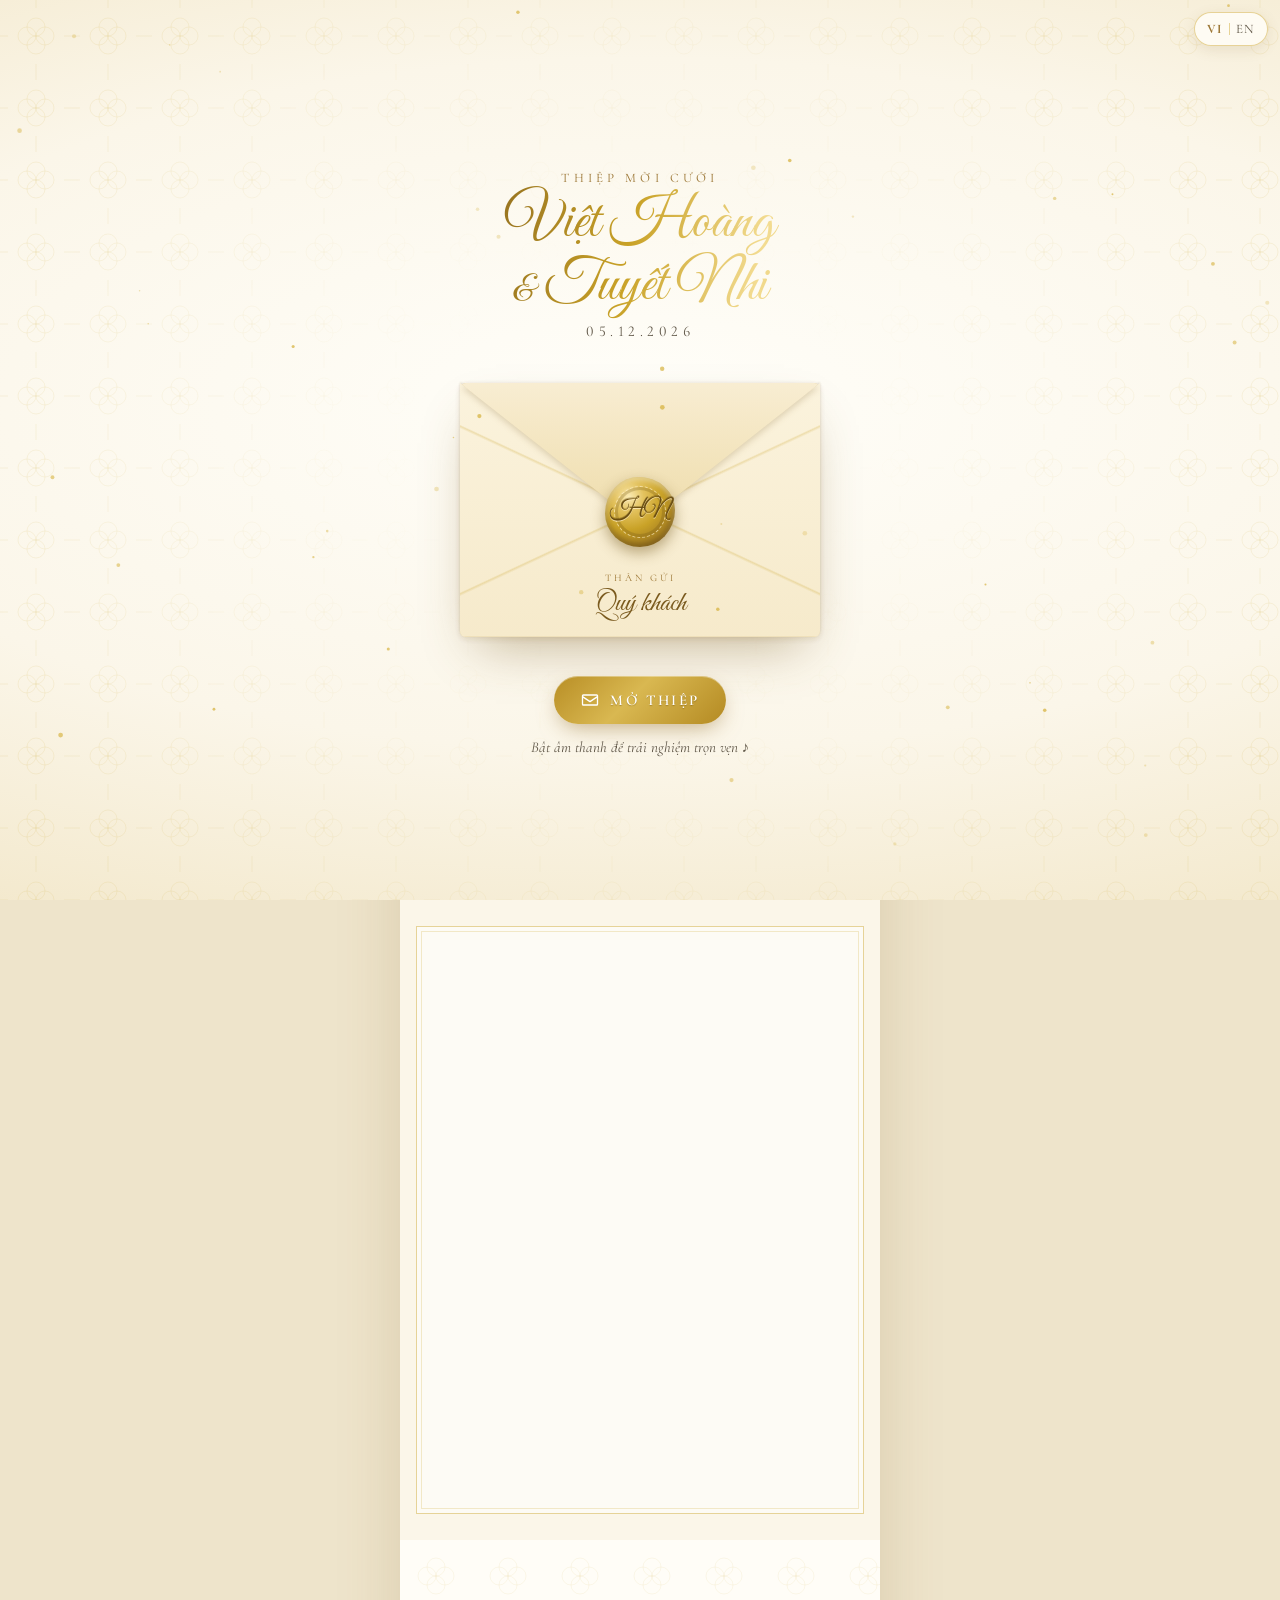
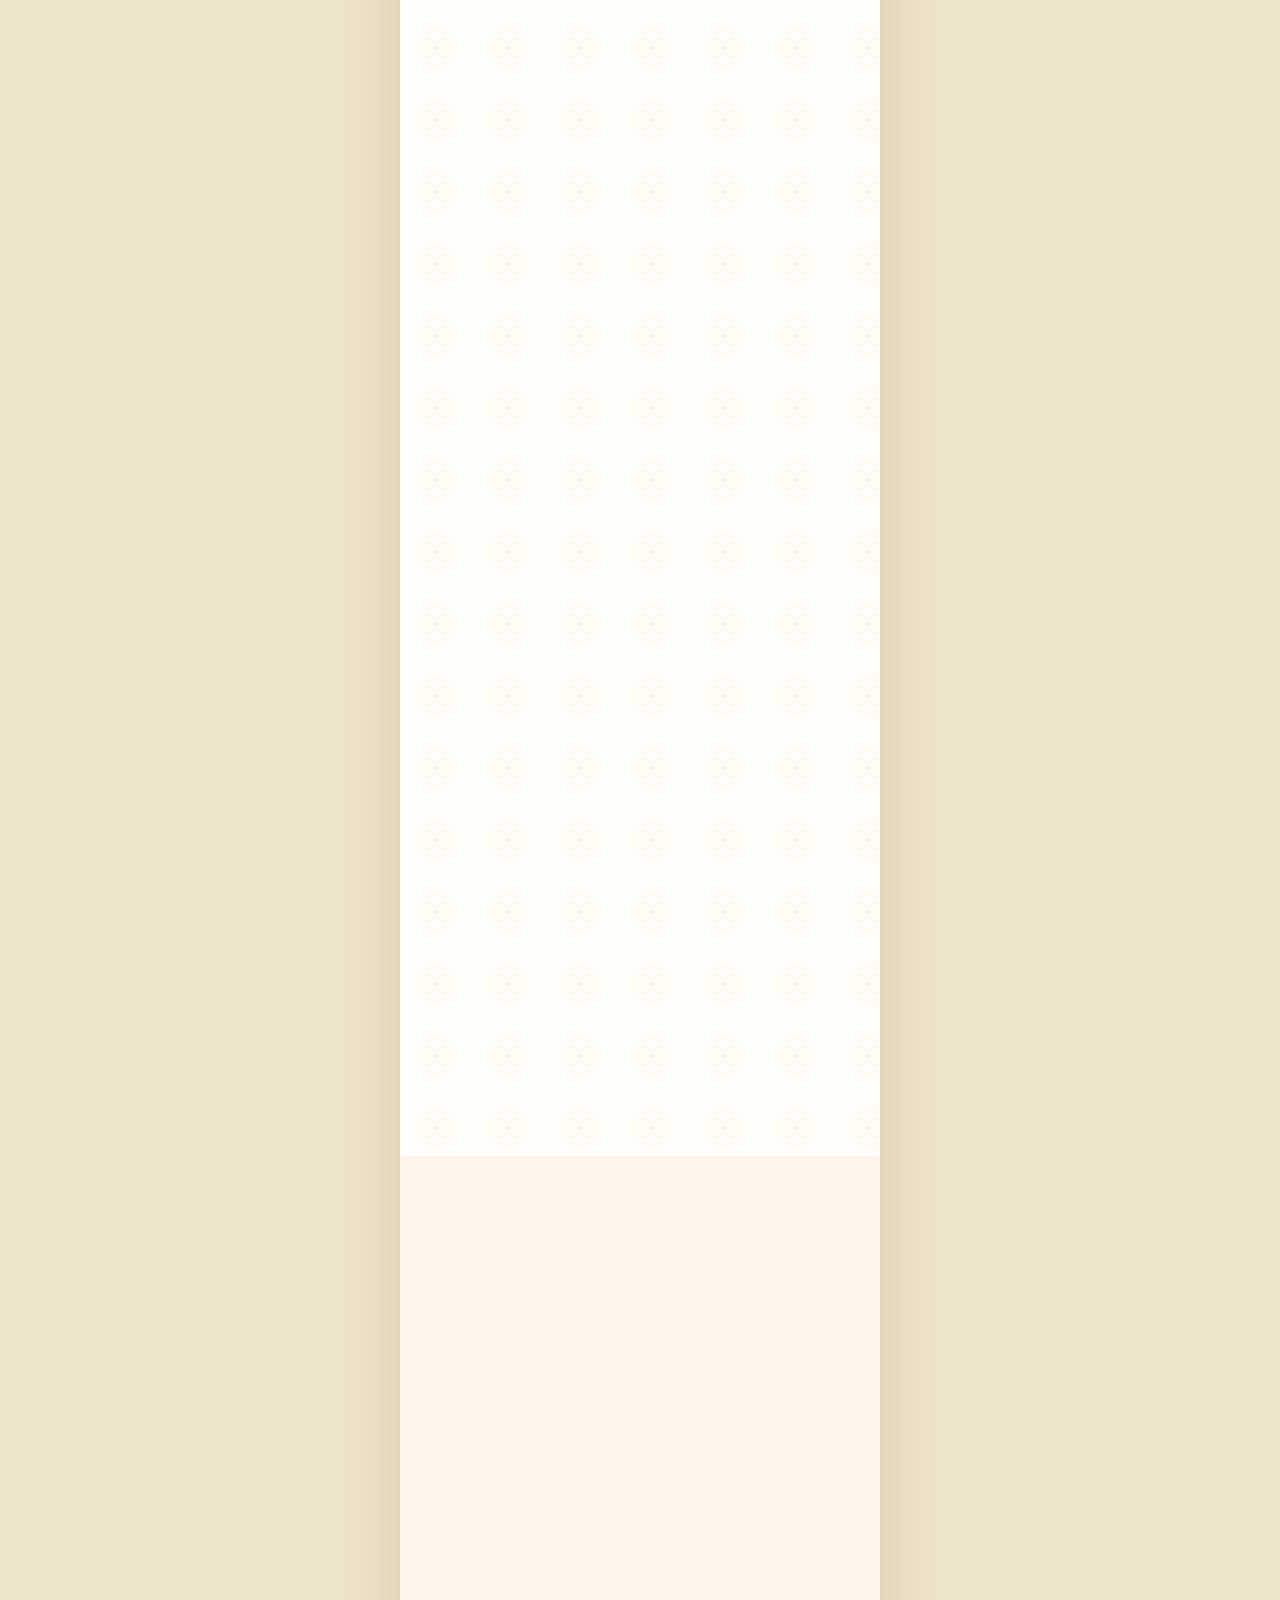
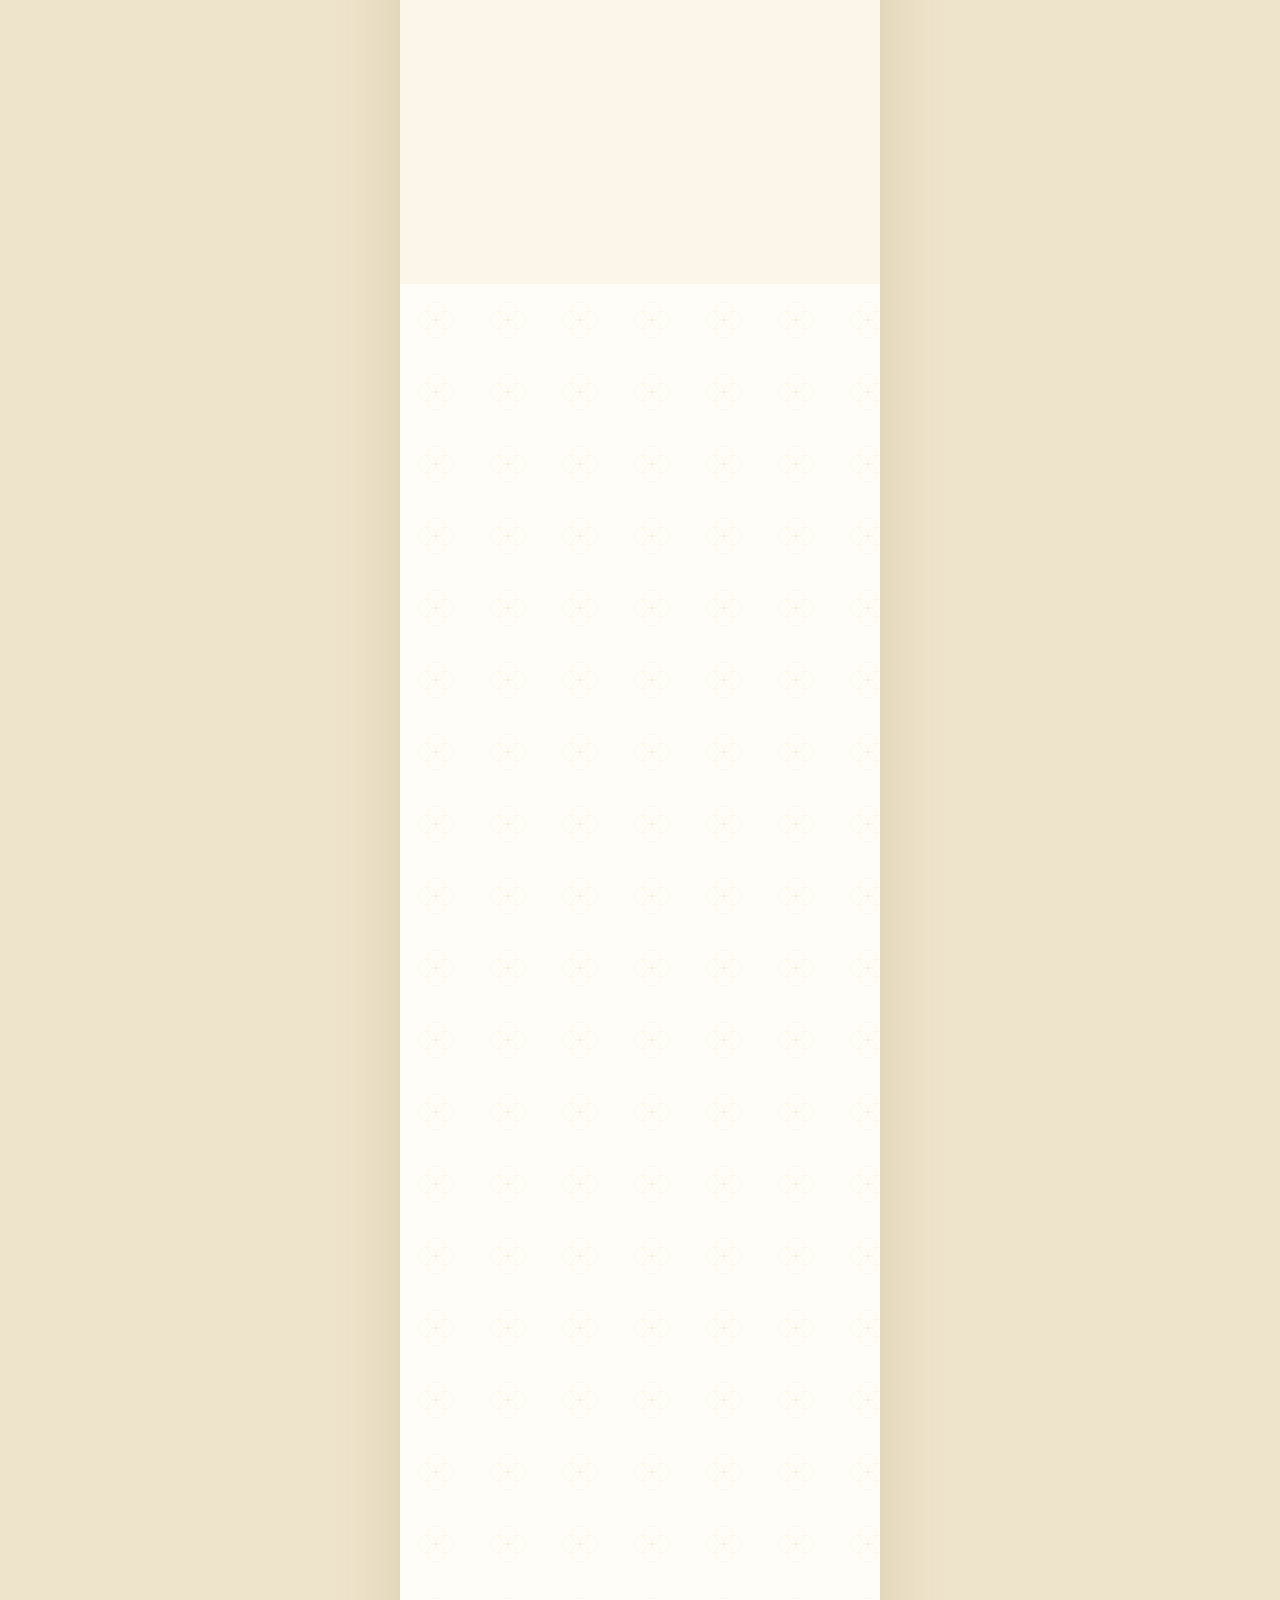
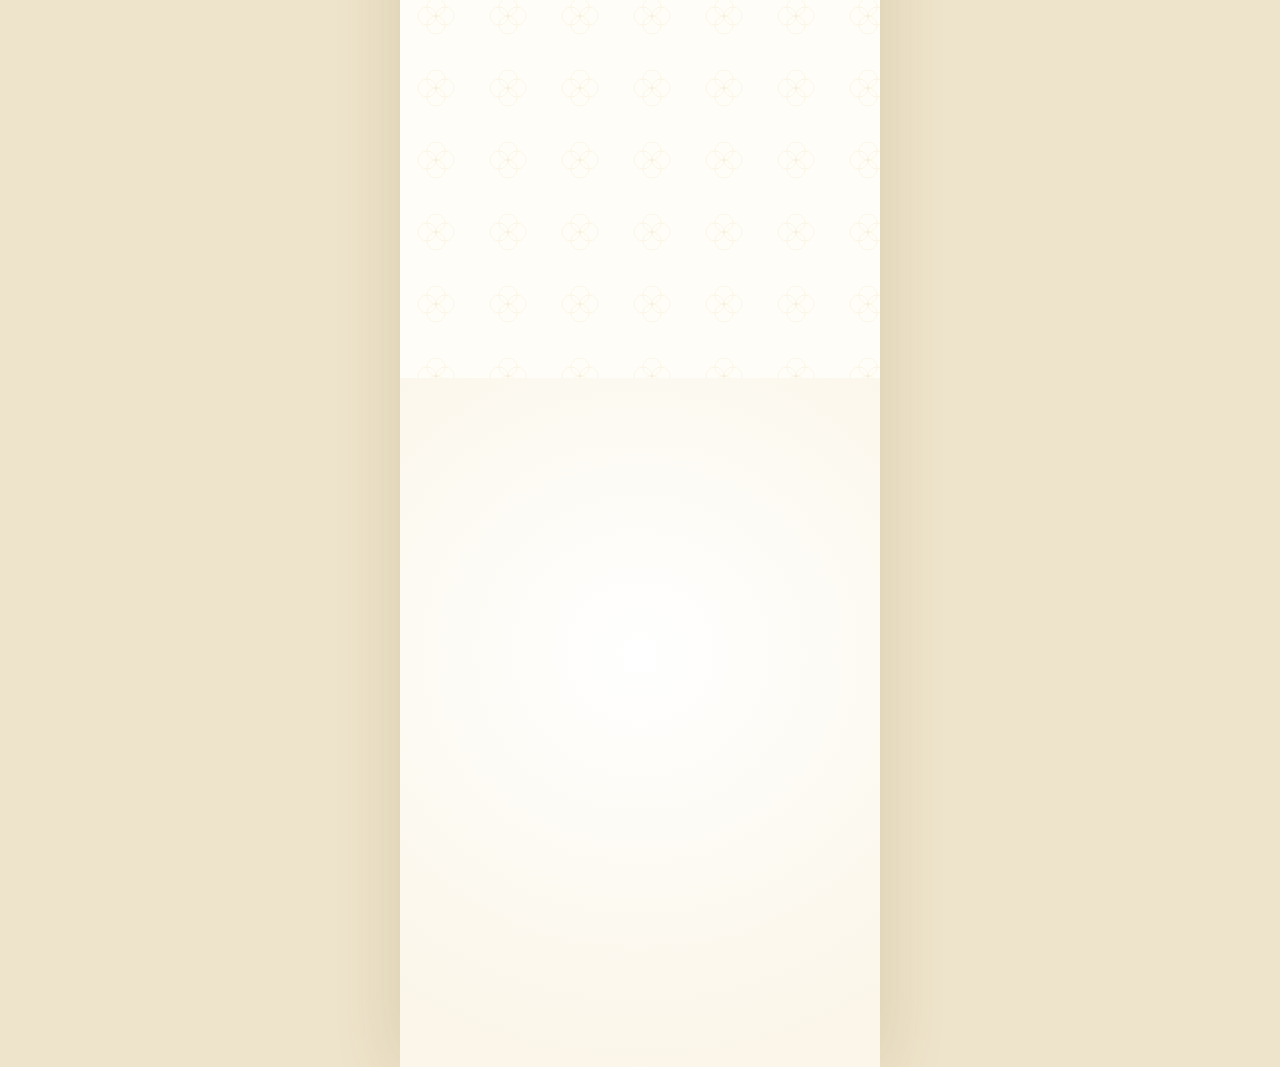
<file: index.html>
<!doctype html>
<html lang="vi">
<head>
  <meta charset="utf-8" />
  <meta name="viewport" content="width=device-width, initial-scale=1, viewport-fit=cover" />
  <meta name="theme-color" content="#FBF6E9" />
  <title>Thiệp cưới · Việt Hoàng & Tuyết Nhi</title>
  <meta name="description" content="Trân trọng kính mời bạn tới dự lễ cưới của Việt Hoàng & Tuyết Nhi" />
  <meta property="og:type" content="website" />
  <meta property="og:title" content="Thiệp cưới · Việt Hoàng & Tuyết Nhi" />
  <meta property="og:description" content="Trân trọng kính mời bạn tới dự lễ cưới của chúng tôi 💛" />
  <!-- After adding a photo, set an absolute URL, e.g. https://<user>.github.io/<repo>/assets/photos/og.jpg -->
  <!-- <meta property="og:image" content="" /> -->

  <link rel="preconnect" href="https://fonts.googleapis.com" />
  <link rel="preconnect" href="https://fonts.gstatic.com" crossorigin />
  <link href="https://fonts.googleapis.com/css2?family=Cormorant+Garamond:ital,wght@0,400;0,500;0,600;0,700;1,400;1,500&family=Cormorant+SC:wght@500;600;700&family=Great+Vibes&display=swap&subset=vietnamese" rel="stylesheet" />
  <link rel="stylesheet" href="css/style.css" />
</head>
<body class="is-locked">

  <!-- Language toggle -->
  <button class="lang-toggle" id="langToggle" type="button" aria-label="Đổi ngôn ngữ / Change language">
    <span data-lang="vi">VI</span><i></i><span data-lang="en">EN</span>
  </button>

  <!-- ============ INTRO: THE LETTER ============ -->
  <section class="intro" id="intro" aria-label="Thiệp mời">
    <div class="intro__pattern" aria-hidden="true"></div>

    <div class="intro__head">
      <p class="intro__kicker" data-i18n="introKicker"></p>
      <h1 class="intro__names script gold-text" id="introNames"></h1>
      <p class="intro__date" id="introDate"></p>
    </div>

    <div class="envelope" id="envelope">
      <div class="envelope__back"></div>
      <div class="envelope__letter">
        <div class="mini-card">
          <p class="mini-card__k" data-i18n="saveTheDate"></p>
          <p class="mini-card__n script gold-text" id="miniNames"></p>
          <p class="mini-card__d" id="miniDate"></p>
        </div>
      </div>
      <div class="envelope__front">
        <div class="envelope__to">
          <span class="envelope__to-label" data-i18n="toLabel"></span>
          <span class="envelope__to-name script" id="envGuest"></span>
        </div>
      </div>
      <div class="envelope__flap"></div>
      <button class="seal" id="seal" type="button" aria-label="Mở thiệp">
        <span class="seal__ring"></span>
        <span class="seal__mono script" id="sealMono"></span>
      </button>
    </div>

    <div class="intro__cta">
      <button class="btn btn--gold btn--pulse" id="openBtn" type="button">
        <svg viewBox="0 0 24 24" aria-hidden="true"><path d="M3 8l9 6 9-6M4 6h16a1 1 0 011 1v10a1 1 0 01-1 1H4a1 1 0 01-1-1V7a1 1 0 011-1z" fill="none" stroke="currentColor" stroke-width="1.6" stroke-linejoin="round"/></svg>
        <span data-i18n="openBtn"></span>
      </button>
      <p class="intro__hint" data-i18n="soundHint"></p>
    </div>
  </section>

  <!-- ============ MAIN INVITATION ============ -->
  <main class="page" id="app" aria-live="polite"></main>

  <!-- Music control -->
  <button class="music" id="musicBtn" type="button" aria-label="Nhạc nền" hidden>
    <span class="music__disc"><svg viewBox="0 0 24 24" aria-hidden="true"><path d="M9 18V5l11-2v13" fill="none" stroke="currentColor" stroke-width="1.6" stroke-linecap="round" stroke-linejoin="round"/><circle cx="6.5" cy="18" r="2.5" fill="none" stroke="currentColor" stroke-width="1.6"/><circle cx="17.5" cy="16" r="2.5" fill="none" stroke="currentColor" stroke-width="1.6"/></svg></span>
    <span class="music__bars" aria-hidden="true"><i></i><i></i><i></i></span>
  </button>
  <audio id="bgm" loop preload="metadata" playsinline></audio>

  <!-- Gold dust & petals -->
  <canvas class="dust" id="dust" aria-hidden="true"></canvas>
  <div class="petals" id="petals" aria-hidden="true"></div>

  <!-- Lightbox -->
  <div class="lightbox" id="lightbox" hidden>
    <button class="lightbox__close" type="button" aria-label="Close">×</button>
    <button class="lightbox__nav lightbox__nav--prev" type="button" aria-label="Previous">‹</button>
    <img alt="" />
    <button class="lightbox__nav lightbox__nav--next" type="button" aria-label="Next">›</button>
  </div>

  <div class="toast" id="toast" role="status"></div>

  <script src="js/config.js"></script>
  <script src="js/main.js"></script>
</body>
</html>
</file>
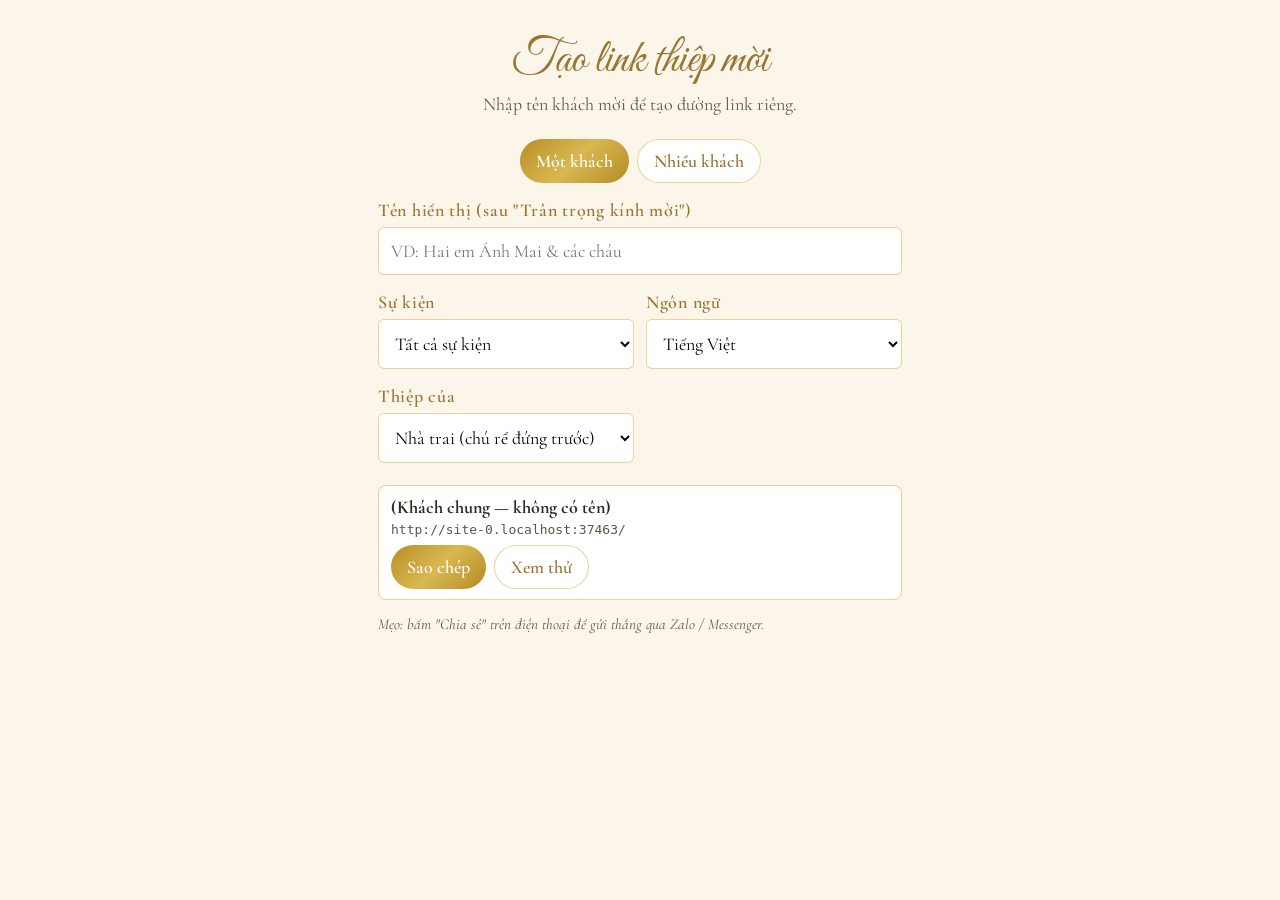
<file: make-link.html>
<!doctype html>
<html lang="vi">
<head>
  <meta charset="utf-8" />
  <meta name="viewport" content="width=device-width, initial-scale=1" />
  <meta name="robots" content="noindex" />
  <title>Tạo link thiệp mời</title>
  <link rel="preconnect" href="https://fonts.googleapis.com" />
  <link rel="preconnect" href="https://fonts.gstatic.com" crossorigin />
  <link href="https://fonts.googleapis.com/css2?family=Cormorant+Garamond:wght@400;600&family=Great+Vibes&display=swap" rel="stylesheet" />
  <style>
    :root { --gold: #C9A227; --ink: #2F2A22; --line: rgba(201,162,39,.45); }
    * { box-sizing: border-box; }
    body { margin: 0; font-family: "Cormorant Garamond", serif; font-size: 18px; color: var(--ink); background: #FBF6E9; }
    main { max-width: 560px; margin: 0 auto; padding: 32px 18px 60px; }
    h1 { font-family: "Great Vibes", cursive; font-weight: 400; font-size: 46px; color: #9A7432; text-align: center; margin: 0 0 4px; }
    p.lead { text-align: center; margin: 0 0 24px; color: #5E5546; }
    label { display: block; font-weight: 600; margin: 16px 0 6px; color: #9A7432; letter-spacing: .04em; }
    input, select, textarea { width: 100%; padding: 12px; font: inherit; border: 1px solid var(--line); border-radius: 6px; background: #fff; }
    textarea { min-height: 150px; }
    .row { display: grid; grid-template-columns: 1fr 1fr; gap: 12px; }
    button { font: inherit; font-weight: 600; padding: 10px 16px; border-radius: 999px; border: 0; color: #fff; cursor: pointer;
      background: linear-gradient(135deg, #B88E25, #D9B851 50%, #B48A22); }
    button.line { background: #fff; color: #9A7432; border: 1px solid var(--line); }
    .out { margin-top: 22px; display: grid; gap: 10px; }
    .item { background: #fff; border: 1px solid var(--line); border-radius: 8px; padding: 10px 12px; }
    .item b { display: block; }
    .item code { display: block; font-size: 13px; word-break: break-all; color: #5E5546; margin: 4px 0 8px; }
    .item .acts { display: flex; gap: 8px; flex-wrap: wrap; }
    .tabs { display: flex; gap: 8px; justify-content: center; margin-bottom: 8px; }
    .tabs button[aria-pressed="false"] { background: #fff; color: #9A7432; border: 1px solid var(--line); }
    .hint { font-size: 15px; color: #5E5546; font-style: italic; }
  </style>
</head>
<body>
<main>
  <h1>Tạo link thiệp mời</h1>
  <p class="lead">Nhập tên khách mời để tạo đường link riêng.</p>

  <div class="tabs">
    <button type="button" id="tabOne" aria-pressed="true">Một khách</button>
    <button type="button" id="tabMany" aria-pressed="false">Nhiều khách</button>
  </div>

  <div id="one">
    <label for="name">Tên hiển thị (sau "Trân trọng kính mời")</label>
    <input id="name" placeholder="VD: Hai em Ánh Mai &amp; các cháu" />
  </div>
  <div id="many" hidden>
    <label for="names">Mỗi dòng một khách mời</label>
    <textarea id="names" placeholder="Anh Minh &amp; chị Lan&#10;Bạn Tuấn&#10;Gia đình chú Hùng"></textarea>
  </div>

  <div class="row">
    <div>
      <label for="ev">Sự kiện</label>
      <select id="ev"><option value="">Tất cả sự kiện</option></select>
    </div>
    <div>
      <label for="lang">Ngôn ngữ</label>
      <select id="lang"><option value="">Tiếng Việt</option><option value="en">English</option></select>
    </div>
  </div>

  <div class="row">
    <div>
      <label for="side">Thiệp của</label>
      <select id="side"><option value="">Nhà trai (chú rể đứng trước)</option><option value="b">Nhà gái (cô dâu đứng trước)</option></select>
    </div>
  </div>

  <div class="out" id="out"></div>
  <p class="hint">Mẹo: bấm "Chia sẻ" trên điện thoại để gửi thẳng qua Zalo / Messenger.</p>
</main>

<script src="js/config.js"></script>
<script>
  (function () {
    var base = location.href.replace(/make-link\.html.*$/, "");
    var ev = document.getElementById("ev");
    window.WEDDING.events.forEach(function (e) {
      var o = document.createElement("option");
      o.value = e.id; o.textContent = e.city.vi + " (?e=" + e.id + ")";
      ev.appendChild(o);
    });

    var mode = "one";
    function link(name) {
      var q = new URLSearchParams();
      if (name) q.set("to", name);
      if (ev.value) q.set("e", ev.value);
      if (document.getElementById("lang").value) q.set("lang", "en");
      if (document.getElementById("side").value) q.set("s", "b");
      var s = q.toString();
      return base + (s ? "?" + s : "");
    }
    function render() {
      var names = mode === "one"
        ? [document.getElementById("name").value.trim()]
        : document.getElementById("names").value.split("\n").map(function (s) { return s.trim(); }).filter(Boolean);
      var out = document.getElementById("out");
      out.innerHTML = "";
      names.forEach(function (n) {
        var url = link(n);
        var d = document.createElement("div"); d.className = "item";
        var b = document.createElement("b"); b.textContent = n || "(Khách chung — không có tên)";
        var c = document.createElement("code"); c.textContent = url;
        var acts = document.createElement("div"); acts.className = "acts";
        var copy = document.createElement("button"); copy.type = "button"; copy.textContent = "Sao chép";
        copy.onclick = function () {
          (navigator.clipboard ? navigator.clipboard.writeText(url) : Promise.reject()).then(function () {
            copy.textContent = "Đã chép ✓"; setTimeout(function () { copy.textContent = "Sao chép"; }, 1500);
          }, function () { prompt("Sao chép link:", url); });
        };
        acts.appendChild(copy);
        if (navigator.share) {
          var sh = document.createElement("button"); sh.type = "button"; sh.className = "line"; sh.textContent = "Chia sẻ";
          sh.onclick = function () { navigator.share({ title: "Thiệp mời cưới", url: url }).catch(function () {}); };
          acts.appendChild(sh);
        }
        var open = document.createElement("button"); open.type = "button"; open.className = "line"; open.textContent = "Xem thử";
        open.onclick = function () { window.open(url, "_blank"); };
        acts.appendChild(open);
        d.appendChild(b); d.appendChild(c); d.appendChild(acts);
        out.appendChild(d);
      });
    }
    function setMode(m) {
      mode = m;
      document.getElementById("one").hidden = m !== "one";
      document.getElementById("many").hidden = m !== "many";
      document.getElementById("tabOne").setAttribute("aria-pressed", m === "one");
      document.getElementById("tabMany").setAttribute("aria-pressed", m === "many");
      render();
    }
    document.getElementById("tabOne").onclick = function () { setMode("one"); };
    document.getElementById("tabMany").onclick = function () { setMode("many"); };
    ["name", "names", "ev", "lang", "side"].forEach(function (id) {
      document.getElementById(id).addEventListener("input", render);
    });
    render();
  })();
</script>
</body>
</html>
</file>
<file: css/style.css>
/* =====================================================================
   Royal White & Gold — Wedding Invitation
   ===================================================================== */
:root {
  --ivory: #FFFDF7;
  --pearl: #FBF6E9;
  --cream: #F6EDD3;
  --champagne: #EFDDAA;
  --butter: #F7E6A2;
  --gold: #C9A227;
  --gold-soft: #DCC27A;
  --gold-ink: #9A7432;
  --gold-deep: #7A5A1E;
  --ink: #2F2A22;
  --ink-soft: #5E5546;
  --line: rgba(201, 162, 39, .45);
  --line-soft: rgba(201, 162, 39, .22);

  --f-script: "Great Vibes", "Snell Roundhand", cursive;
  --f-serif: "Cormorant Garamond", "Times New Roman", serif;
  --f-caps: "Cormorant SC", "Cormorant Garamond", serif;

  --gold-grad: linear-gradient(100deg, #94701F 0%, #C9A227 22%, #F3DC92 42%, #D4AF37 58%, #8C6A1D 100%);
  --page-w: 480px;
  --ease: cubic-bezier(.2, .7, .2, 1);
  --safe-b: env(safe-area-inset-bottom, 0px);
  --safe-t: env(safe-area-inset-top, 0px);
}

*, *::before, *::after { box-sizing: border-box; }
html { -webkit-text-size-adjust: 100%; scroll-behavior: smooth; }
body {
  margin: 0;
  font-family: var(--f-serif);
  font-size: 18px;
  line-height: 1.55;
  color: var(--ink);
  background: #EEE4CB;
  background-image:
    radial-gradient(circle at 20% 10%, rgba(255,255,255,.7), transparent 45%),
    radial-gradient(circle at 80% 90%, rgba(247,230,162,.55), transparent 50%);
  background-attachment: fixed;
  -webkit-font-smoothing: antialiased;
  font-variant-numeric: lining-nums;
  overflow-x: hidden;
}
body.is-locked { overflow: hidden; height: 100%; }
img { max-width: 100%; display: block; }
button { font: inherit; color: inherit; cursor: pointer; -webkit-tap-highlight-color: transparent; }
[hidden] { display: none !important; }

.script { font-family: var(--f-script); font-weight: 400; line-height: 1.15; }
.caps { font-family: var(--f-caps); letter-spacing: .14em; text-transform: uppercase; }
.gold-text {
  background: var(--gold-grad);
  background-size: 220% 100%;
  -webkit-background-clip: text;
  background-clip: text;
  color: transparent;
  -webkit-text-fill-color: transparent;
  /* Room for Great Vibes' tall flourishes & descenders, which would otherwise be
     cut off by background-clip: text (block-level uses cancel it with margins below) */
  padding: .3em .2em .25em;
  animation: shimmer 7s linear infinite;
}
@keyframes shimmer { from { background-position: 0% 50%; } to { background-position: 220% 50%; } }

/* --------------------------------------------------------------------
   Language toggle
   -------------------------------------------------------------------- */
.lang-toggle {
  position: fixed; z-index: 60;
  top: calc(12px + var(--safe-t)); right: 12px;
  display: flex; align-items: center; gap: 6px;
  padding: 6px 12px; border-radius: 999px;
  border: 1px solid var(--line);
  background: rgba(255, 253, 247, .85);
  backdrop-filter: blur(6px); -webkit-backdrop-filter: blur(6px);
  font-family: var(--f-caps); font-size: 13px; letter-spacing: .12em;
  color: var(--ink-soft);
  box-shadow: 0 4px 14px rgba(122, 90, 30, .12);
}
.lang-toggle i { width: 1px; height: 12px; background: var(--line); }
.lang-toggle span { transition: color .3s; }
html[lang="vi"] .lang-toggle [data-lang="vi"],
html[lang="en"] .lang-toggle [data-lang="en"] { color: var(--gold-ink); font-weight: 700; }

/* --------------------------------------------------------------------
   Intro / Envelope
   -------------------------------------------------------------------- */
.intro {
  position: fixed; inset: 0; z-index: 50;
  display: flex; flex-direction: column; align-items: center; justify-content: center;
  gap: clamp(18px, 4.5vh, 40px);
  padding: calc(56px + var(--safe-t)) 20px calc(28px + var(--safe-b));
  background:
    radial-gradient(120% 70% at 50% 45%, #FFFEF9 0%, var(--pearl) 55%, #F1E5C5 100%);
  transition: opacity 1.1s ease, transform 1.4s var(--ease), visibility 0s linear 1.4s;
  overflow: hidden;
}
.intro__pattern {
  position: absolute; inset: 0; opacity: .5; pointer-events: none;
  background-image: url("data:image/svg+xml,%3Csvg xmlns='http://www.w3.org/2000/svg' width='72' height='72' viewBox='0 0 72 72'%3E%3Cg fill='none' stroke='%23C9A227' stroke-opacity='.22' stroke-width='1'%3E%3Ccircle cx='36' cy='27' r='9'/%3E%3Ccircle cx='36' cy='45' r='9'/%3E%3Ccircle cx='27' cy='36' r='9'/%3E%3Ccircle cx='45' cy='36' r='9'/%3E%3Cpath d='M36 0v8M36 64v8M0 36h8M64 36h8'/%3E%3C/g%3E%3C/svg%3E");
  -webkit-mask-image: radial-gradient(circle at 50% 50%, transparent 25%, #000 85%);
  mask-image: radial-gradient(circle at 50% 50%, transparent 25%, #000 85%);
}
.intro__head { text-align: center; position: relative; animation: fadeDown 1.2s var(--ease) both; }
.intro__kicker { margin: 0; font-family: var(--f-caps); letter-spacing: .32em; font-size: 13px; color: var(--gold-ink); text-transform: uppercase; }
.intro__names { margin: calc(4px - .3em) 0 calc(2px - .25em); font-size: clamp(42px, 12vw, 58px); line-height: 1.08; }
.intro__names small, .mini-card__n small { font-size: .6em; }
.intro__date { margin: 0; font-family: var(--f-caps); letter-spacing: .3em; font-size: 15px; color: var(--ink-soft); }
.intro__cta { text-align: center; position: relative; animation: fadeUp 1.2s .3s var(--ease) both; }
.intro__hint { margin: 12px 0 0; font-style: italic; font-size: 15px; color: var(--ink-soft); }

.intro.is-done { opacity: 0; visibility: hidden; transform: scale(1.06); pointer-events: none; }
.intro.is-opening .intro__cta { opacity: 0; transform: translateY(12px); transition: .5s; animation: none; }
.intro.is-opening .intro__head { opacity: 0; transform: translateY(-14px); transition: .7s .2s; animation: none; }

@keyframes fadeUp { from { opacity: 0; transform: translateY(18px); } to { opacity: 1; transform: none; } }
@keyframes fadeDown { from { opacity: 0; transform: translateY(-18px); } to { opacity: 1; transform: none; } }

.envelope {
  --w: min(84vw, 360px);
  position: relative;
  width: var(--w); aspect-ratio: 1.42;
  perspective: 1400px;
  animation: envIn 1.3s .15s var(--ease) both, envFloat 5s 1.6s ease-in-out infinite;
  transition: transform 1.2s var(--ease);
}
@keyframes envIn { from { opacity: 0; transform: translateY(30px) scale(.94); } to { opacity: 1; transform: none; } }
@keyframes envFloat { 0%, 100% { transform: translateY(0); } 50% { transform: translateY(-6px); } }
.intro.is-opening .envelope { animation: none; transform: translateY(22%); }

.envelope__back {
  position: absolute; inset: 0; z-index: 1; border-radius: 6px;
  background: linear-gradient(180deg, #E9D7A6, #F3E6C2 60%, #EEDDB0);
  box-shadow: 0 24px 50px -18px rgba(122, 90, 30, .45), 0 2px 6px rgba(122, 90, 30, .15);
}
.envelope__letter {
  position: absolute; z-index: 2; left: 6%; right: 6%; top: 5%; bottom: 5%;
  transition: transform 1.2s var(--ease);
}
.intro.is-letter .envelope__letter { transform: translateY(-64%); }
.mini-card {
  height: 100%; padding: 10% 8%;
  display: flex; flex-direction: column; align-items: center; justify-content: flex-start;
  background: var(--ivory);
  border-radius: 3px;
  box-shadow: inset 0 0 0 1px var(--line), inset 0 0 0 5px var(--ivory), inset 0 0 0 6px var(--line-soft), 0 -4px 14px rgba(122, 90, 30, .08);
  text-align: center;
}
.mini-card__k { margin: 0; font-family: var(--f-caps); letter-spacing: .3em; font-size: 10px; color: var(--gold-ink); text-transform: uppercase; }
.mini-card__n { margin: calc(4px - .3em) 0 calc(4px - .25em); font-size: clamp(24px, 7vw, 30px); line-height: 1.05; }
.mini-card__d { margin: 0; font-family: var(--f-caps); letter-spacing: .25em; font-size: 12px; color: var(--ink-soft); }

.envelope__front {
  position: absolute; inset: 0; z-index: 3; pointer-events: none;
  filter: drop-shadow(0 -1px 1px rgba(122, 90, 30, .18));
}
.envelope__front::before {
  content: ""; position: absolute; inset: 0; border-radius: 0 0 6px 6px;
  clip-path: polygon(0 0, 50% 52%, 100% 0, 100% 100%, 0 100%);
  background:
    linear-gradient(155deg, transparent 49.6%, rgba(201,162,39,.25) 50%, transparent 50.6%),
    linear-gradient(205deg, transparent 49.6%, rgba(201,162,39,.25) 50%, transparent 50.6%),
    linear-gradient(180deg, #FBF3DD, #F6EACB);
}
.envelope__to {
  position: absolute; left: 0; right: 0; bottom: 6%;
  display: flex; flex-direction: column; align-items: center; gap: 0;
}
.envelope__to-label { font-family: var(--f-caps); letter-spacing: .3em; font-size: 10px; color: var(--gold-ink); text-transform: uppercase; }
.envelope__to-name { font-size: clamp(22px, 6.4vw, 28px); line-height: 1.25; color: var(--gold-deep); max-width: 90%; text-align: center; padding: 0 .2em; }

.envelope__flap {
  position: absolute; left: 0; right: 0; top: 0; height: 56%; z-index: 4;
  transform-origin: 50% 0;
  transform-style: preserve-3d;
  transition: transform 1s .3s cubic-bezier(.5, .1, .3, 1);
  filter: drop-shadow(0 3px 3px rgba(122, 90, 30, .22));
}
.envelope__flap::before {
  content: ""; position: absolute; inset: 0;
  clip-path: polygon(0 0, 100% 0, 50% 100%);
  background: linear-gradient(180deg, #F8EDD2, #EEDCAA);
  border-radius: 6px 6px 0 0;
}
.intro.is-opening .envelope__flap { transform: rotateX(180deg); }
.intro.is-flapped .envelope__flap { z-index: 0; }

.seal {
  position: absolute; z-index: 5;
  left: 50%; top: 52%; width: 70px; height: 70px; margin: -38px 0 0 -35px;
  border: 0; padding: 0;
  border-radius: 48% 52% 50% 50% / 52% 47% 53% 48%;
  background: radial-gradient(circle at 34% 28%, #FBEBB4 0%, #E3C25E 22%, #C9A227 48%, #9C7621 78%, #6E5113 100%);
  box-shadow:
    0 6px 14px rgba(110, 81, 19, .45),
    inset 0 -3px 6px rgba(80, 55, 10, .45),
    inset 0 3px 5px rgba(255, 245, 210, .6);
  display: grid; place-items: center;
  animation: sealBeat 2.4s 1.6s ease-in-out infinite;
}
.seal__ring {
  position: absolute; inset: 9px; border-radius: 50%;
  border: 1.5px dashed rgba(255, 240, 200, .65);
  box-shadow: inset 0 0 0 3px rgba(110, 81, 19, .25);
}
.seal__mono {
  position: relative; font-size: 25px; letter-spacing: -.04em; color: #6B4E10;
  text-shadow: 0 1px 0 rgba(255, 240, 200, .7), 0 -1px 0 rgba(70, 48, 8, .35);
  padding-right: 2px;
}
@keyframes sealBeat { 0%, 100% { transform: scale(1); } 50% { transform: scale(1.06); } }
.intro.is-opening .seal { animation: sealOff .7s var(--ease) forwards; }
@keyframes sealOff {
  0% { transform: scale(1); }
  35% { transform: scale(1.18) rotate(-8deg); opacity: 1; }
  100% { transform: scale(.2) rotate(25deg) translateY(40px); opacity: 0; }
}

/* Buttons */
.btn {
  display: inline-flex; align-items: center; justify-content: center; gap: 10px;
  min-height: 48px; padding: 0 26px; border-radius: 999px;
  font-family: var(--f-caps); font-size: 15px; font-weight: 600; letter-spacing: .16em; text-transform: uppercase;
  text-decoration: none; border: 0; transition: transform .25s, box-shadow .25s, background .25s;
}
.btn svg { width: 20px; height: 20px; flex: none; }
.btn:active { transform: scale(.97); }
.btn--gold {
  color: #fff; background: linear-gradient(135deg, #B88E25, #D9B851 45%, #B48A22);
  box-shadow: 0 8px 22px -6px rgba(154, 116, 50, .6), inset 0 1px 0 rgba(255, 255, 255, .35);
  text-shadow: 0 1px 1px rgba(90, 64, 10, .35);
}
.btn--line { color: var(--gold-ink); background: rgba(255,255,255,.6); border: 1px solid var(--line); }
.btn--sm { min-height: 40px; padding: 0 16px; font-size: 13px; gap: 8px; }
.btn--sm svg { width: 16px; height: 16px; }
.btn--pulse { animation: pulse 2.2s 1.8s infinite; }
@keyframes pulse {
  0% { box-shadow: 0 8px 22px -6px rgba(154,116,50,.6), 0 0 0 0 rgba(201,162,39,.45); }
  70% { box-shadow: 0 8px 22px -6px rgba(154,116,50,.6), 0 0 0 16px rgba(201,162,39,0); }
  100% { box-shadow: 0 8px 22px -6px rgba(154,116,50,.6), 0 0 0 0 rgba(201,162,39,0); }
}

/* --------------------------------------------------------------------
   Page
   -------------------------------------------------------------------- */
.page {
  position: relative; z-index: 1;
  max-width: var(--page-w); margin: 0 auto; min-height: 100vh;
  background: var(--ivory);
  box-shadow: 0 0 60px rgba(122, 90, 30, .18);
  overflow: hidden;
}
.sec { position: relative; padding: 76px 26px; text-align: center; }
.sec--pearl { background: var(--pearl); }
.sec--pattern::before {
  content: ""; position: absolute; inset: 0; pointer-events: none; opacity: .55;
  background-image: url("data:image/svg+xml,%3Csvg xmlns='http://www.w3.org/2000/svg' width='72' height='72' viewBox='0 0 72 72'%3E%3Cg fill='none' stroke='%23C9A227' stroke-opacity='.14' stroke-width='1'%3E%3Ccircle cx='36' cy='27' r='9'/%3E%3Ccircle cx='36' cy='45' r='9'/%3E%3Ccircle cx='27' cy='36' r='9'/%3E%3Ccircle cx='45' cy='36' r='9'/%3E%3C/g%3E%3C/svg%3E");
}
.frame { position: relative; }
.frame::before, .frame::after { content: ""; position: absolute; pointer-events: none; }
.frame::before { inset: 0; border: 1px solid var(--line); }
.frame::after { inset: 5px; border: 1px solid var(--line-soft); }

.sec__title { margin: 0 0 6px; font-size: clamp(44px, 12vw, 56px); }
.sec__title.gold-text { margin: -.3em 0 calc(6px - .25em); }
.sec__kicker { margin: 0 0 4px; font-family: var(--f-caps); font-size: 13px; letter-spacing: .3em; text-transform: uppercase; color: var(--gold-ink); }
.sec__lead { margin: 0 auto; max-width: 34ch; color: var(--ink-soft); }

/* Ornament divider */
.orn { display: flex; align-items: center; justify-content: center; gap: 12px; margin: 18px auto; color: var(--gold); max-width: 260px; }
.orn::before, .orn::after { content: ""; flex: 1; height: 1px; background: linear-gradient(90deg, transparent, var(--gold)); }
.orn::after { transform: scaleX(-1); }
.orn svg { width: 22px; height: 22px; flex: none; }

/* Leaf branches (generated in JS) */
.branch { position: absolute; pointer-events: none; width: 200px; transform-origin: 50% 50%; height: auto; color: var(--gold); opacity: .9; }
.branch path { fill: none; stroke: currentColor; stroke-width: 1.15; stroke-linecap: round; stroke-linejoin: round;
  stroke-dasharray: 1; stroke-dashoffset: 1; transition: stroke-dashoffset 1.5s ease; transition-delay: calc(var(--i, 0) * 70ms); }
.branch.in path { stroke-dashoffset: 0; }
.branch--tl { top: 24px; left: -34px; transform: rotate(-28deg); }
.branch--br { right: -34px; bottom: 24px; transform: rotate(152deg); }
.branch--tr { top: 24px; right: -34px; transform: scaleX(-1) rotate(-28deg); }

/* Reveal animations */
.rv { opacity: 0; transform: translateY(20px); transition: opacity .9s ease, transform .9s var(--ease); transition-delay: calc(var(--d, 0) * 110ms); }
.rv--zoom { transform: scale(.9); }
.rv--left { transform: translateX(-28px); }
.rv--right { transform: translateX(28px); }
.rv--fade { transform: none; }
.rv.in { opacity: 1; transform: none; }
.rv--write { opacity: 1; transform: none; clip-path: inset(-20% 100% -20% 0); transition: clip-path 2s cubic-bezier(.6, .1, .3, 1); transition-delay: calc(var(--d, 0) * 110ms); }
.rv--write.in { clip-path: inset(-60% -10% -60% -10%); }

/* --------------------------------------------------------------------
   Hero
   -------------------------------------------------------------------- */
.hero {
  min-height: 100vh; min-height: 100svh;
  display: flex; flex-direction: column; align-items: center; justify-content: center;
  padding: calc(70px + var(--safe-t)) 24px 90px;
  background: radial-gradient(90% 60% at 50% 40%, #FFFFFF 0%, var(--ivory) 50%, var(--pearl) 100%);
  overflow: hidden;
}
.hero__inner { position: relative; z-index: 1; }
.crest { width: 150px; margin: 0 auto 10px; color: var(--gold); }
.crest svg { width: 100%; height: auto; overflow: visible; }
.crest text { font-family: var(--f-script); }
.hero--nophoto .crest { width: 200px; margin-bottom: 18px; }
.hero__kicker { margin: 0 0 8px; font-family: var(--f-caps); font-size: 14px; letter-spacing: .36em; color: var(--gold-ink); text-transform: uppercase; }
.hero__names { margin: 0; font-size: clamp(54px, 15vw, 72px); line-height: 1.05; }
.hero__names span { display: block; }
.hero__names span.gold-text { margin: -.3em 0 -.25em; }
.hero__amp { font-size: .6em; color: var(--gold-soft); margin: -2px 0; }
.hero__date { display: flex; align-items: center; justify-content: center; gap: 14px; margin-top: 18px;
  font-family: var(--f-caps); font-size: 22px; letter-spacing: .22em; color: var(--ink); }
.hero__date b { font-weight: 600; }
.hero__date i { width: 1px; height: 26px; background: var(--gold); }
.hero__sub { margin: 6px 0 0; font-size: 16px; color: var(--ink-soft); letter-spacing: .06em; }

.arch {
  width: min(70vw, 270px); aspect-ratio: 3 / 4; margin: 6px auto 22px;
  border-radius: 999px 999px 10px 10px; padding: 7px;
  background: var(--gold-grad); background-size: 200% 100%;
  box-shadow: 0 18px 40px -16px rgba(122, 90, 30, .5);
}
.arch__img { width: 100%; height: 100%; border-radius: 999px 999px 6px 6px; overflow: hidden; background: var(--cream); }
.arch__img img { width: 100%; height: 100%; object-fit: cover; animation: slowZoom 18s ease-in-out infinite alternate; }
@keyframes slowZoom { from { transform: scale(1); } to { transform: scale(1.1); } }

.scroll-cue { position: absolute; left: 50%; bottom: calc(22px + var(--safe-b)); transform: translateX(-50%); text-align: center;
  font-family: var(--f-caps); font-size: 11px; letter-spacing: .3em; color: var(--gold-ink); text-transform: uppercase; z-index: 1; }
.scroll-cue svg { display: block; margin: 6px auto 0; width: 20px; height: 20px; animation: cue 1.8s ease-in-out infinite; }
@keyframes cue { 0%, 100% { transform: translateY(0); opacity: .5; } 50% { transform: translateY(7px); opacity: 1; } }

/* --------------------------------------------------------------------
   Invitation
   -------------------------------------------------------------------- */
.invite { padding: 26px 16px; }
.invite__box { padding: 46px 14px 40px; background: rgba(255, 255, 255, .55); }
.invite__label { margin: 0; font-family: var(--f-caps); font-size: 15px; letter-spacing: .22em; text-transform: uppercase; color: var(--ink); }
.invite__guest {
  margin: 6px auto 4px; font-size: clamp(34px, 9.5vw, 46px); color: var(--gold-ink);
  display: inline-block; padding: 0 .25em .1em; border-bottom: 1px dashed var(--gold-soft); max-width: 100%; overflow-wrap: anywhere;
}
.invite__text { margin: 14px auto 0; max-width: 32ch; font-family: var(--f-caps); font-size: 15px; letter-spacing: .08em; line-height: 1.6; text-transform: uppercase; color: var(--ink-soft); }
.invite__couple { margin: calc(18px - .3em) 0 calc(4px - .25em); font-size: clamp(42px, 11.5vw, 54px); line-height: 1.1; }
.invite__couple span { display: block; white-space: nowrap; }
.invite__couple .invite__amp { font-size: .6em; line-height: 1; margin: .05em 0; }
.families { display: grid; grid-template-columns: 1fr 1fr; gap: 14px; margin-top: 26px; }
.family h4 { margin: 0 0 6px; font-family: var(--f-caps); font-size: 15px; letter-spacing: .18em; color: var(--gold-ink); }
.family p { margin: 0; font-size: 16.5px; font-weight: 500; line-height: 1.6; color: var(--ink); }
.family p small { color: var(--gold-ink); font-size: 15px; font-weight: 400; }

/* --------------------------------------------------------------------
   Events
   -------------------------------------------------------------------- */
.events { display: grid; gap: 26px; margin-top: 30px; }
.event {
  position: relative; padding: 34px 22px 28px; background: var(--ivory);
  box-shadow: 0 16px 36px -22px rgba(122, 90, 30, .45);
}
.event__badge {
  position: absolute; top: -14px; left: 50%; transform: translateX(-50%);
  padding: 4px 16px; border-radius: 999px; white-space: nowrap;
  font-family: var(--f-caps); font-size: 13px; letter-spacing: .22em; text-transform: uppercase;
  color: #fff; background: linear-gradient(135deg, #B88E25, #D9B851 50%, #B48A22);
  box-shadow: 0 6px 14px -6px rgba(154, 116, 50, .7);
}
.event__title { margin: 4px 0 14px; font-size: 38px; color: var(--gold-ink); }
.event__time { display: flex; align-items: stretch; justify-content: center; gap: 16px; }
.event__time-big { font-family: var(--f-serif); font-weight: 600; font-size: 46px; line-height: 1; color: var(--ink); padding-right: 16px; border-right: 1px solid var(--line); display: flex; align-items: center; }
.event__time-date { text-align: left; display: flex; flex-direction: column; justify-content: center; }
.event__weekday { font-family: var(--f-caps); font-size: 14px; letter-spacing: .2em; text-transform: uppercase; color: var(--gold-ink); }
.event__day { font-family: var(--f-caps); font-weight: 700; font-size: 24px; letter-spacing: .1em; }
.event__long { margin: 12px 0 0; font-family: var(--f-caps); font-size: 15px; letter-spacing: .1em; color: var(--ink); }
.event__lunar { margin: 12px 0 0; font-style: italic; font-size: 16px; color: var(--ink-soft); }
.event__note { margin: 8px 0 0; font-family: var(--f-caps); font-size: 14px; letter-spacing: .06em; color: var(--gold-ink); }
.event__venue { margin: 18px 0 2px; font-family: var(--f-caps); font-weight: 700; font-size: 17px; letter-spacing: .08em; color: var(--gold-ink); text-transform: uppercase; line-height: 1.4; }
.event__addr { margin: 0; font-size: 17px; }
.event__actions { display: flex; flex-wrap: wrap; justify-content: center; gap: 10px; margin-top: 20px; }
.event--tba .event__tba { margin: 16px 0 4px; font-style: italic; color: var(--ink-soft); }

/* --------------------------------------------------------------------
   Calendar & countdown
   -------------------------------------------------------------------- */
.date-big { margin: 4px 0 22px; font-family: var(--f-caps); font-weight: 700; font-size: 26px; letter-spacing: .2em; }
.cal { max-width: 330px; margin: 0 auto; display: grid; grid-template-columns: repeat(7, 1fr); row-gap: 8px; }
.cal__h { font-family: var(--f-caps); font-weight: 700; font-size: 14px; letter-spacing: .08em; color: var(--gold-ink); padding-bottom: 6px; }
.cal__d { position: relative; height: 38px; display: grid; place-items: center; font-family: var(--f-serif); font-size: 18px; font-weight: 500; }
.cal__d--hit { color: #fff; font-weight: 700; }
.cal__d--hit svg { position: absolute; width: 42px; height: 42px; left: 50%; top: 50%; margin: -21px 0 0 -21px; color: var(--gold); animation: heart 1.6s ease-in-out infinite; filter: drop-shadow(0 4px 6px rgba(154,116,50,.45)); }
.cal__d--hit span { position: relative; }
@keyframes heart { 0%, 100% { transform: scale(1); } 15% { transform: scale(1.14); } 30% { transform: scale(1); } 45% { transform: scale(1.1); } }

.countdown { display: grid; grid-template-columns: repeat(4, 1fr); gap: 10px; max-width: 360px; margin: 34px auto 0; }
.cd { padding: 14px 4px 10px; background: var(--ivory); border: 1px solid var(--line); position: relative; }
.cd::after { content: ""; position: absolute; inset: 3px; border: 1px solid var(--line-soft); pointer-events: none; }
.cd b { display: block; font-family: var(--f-serif); font-weight: 600; font-size: 34px; line-height: 1; color: var(--gold-ink); font-variant-numeric: tabular-nums; }
.cd span { display: block; margin-top: 6px; font-family: var(--f-caps); font-size: 11px; letter-spacing: .16em; text-transform: uppercase; color: var(--ink-soft); }
.countdown-done { margin: calc(30px - .3em) 0 -.25em; font-size: 34px; }
.sign-off { margin: 30px 0 0; font-size: 30px; color: var(--ink); }

/* --------------------------------------------------------------------
   Gallery
   -------------------------------------------------------------------- */
.gallery {
  position: relative;
  display: grid; grid-template-columns: repeat(2, 1fr); gap: 12px;
  grid-template-areas: "p1 p2" "p1 p3" "p4 p4" "p5 p6";
  margin-top: 30px;
}
.ph {
  position: relative; display: block; border: 0; margin: 0; padding: 6px;
  background: var(--ivory);
  box-shadow: inset 0 0 0 1px var(--line), 0 14px 30px -18px rgba(122, 90, 30, .55);
  transition: transform .5s var(--ease), box-shadow .5s var(--ease);
}
.ph::after { content: ""; position: absolute; inset: 3px; border: 1px solid var(--line-soft); pointer-events: none; }
.ph__img { position: relative; display: block; width: 100%; height: 100%; overflow: hidden; background: var(--cream); }
.ph__img img { width: 100%; height: 100%; object-fit: cover; transition: transform 1.2s var(--ease); }
button.ph:hover img, button.ph:active img { transform: scale(1.05); }
button.ph:focus-visible { outline: 2px solid var(--gold); outline-offset: 3px; }

.ph--1 { grid-area: p1; }
.ph--2 { grid-area: p2; aspect-ratio: 1; }
.ph--3 { grid-area: p3; aspect-ratio: 1; }
.ph--4 { grid-area: p4; aspect-ratio: 3 / 2; }
.ph--5 { grid-area: p5; aspect-ratio: 3 / 4; }
.ph--6 { grid-area: p6; aspect-ratio: 3 / 4; }
/* Arched frames for the last pair, echoing the hero arch */
.ph--5, .ph--6, .ph--5::after, .ph--6::after { border-radius: 999px 999px 4px 4px; }
.ph--5 .ph__img, .ph--6 .ph__img { border-radius: 999px 999px 2px 2px; }
/* Extra photos beyond 6 flow as portraits */
.ph:nth-child(n + 7) { grid-area: auto; aspect-ratio: 3 / 4; }

/* Placeholder */
.ph--empty .ph__img {
  background:
    radial-gradient(80% 70% at 50% 45%, rgba(255, 255, 255, .85), transparent 70%),
    url("data:image/svg+xml,%3Csvg xmlns='http://www.w3.org/2000/svg' width='36' height='36' viewBox='0 0 36 36'%3E%3Cg fill='none' stroke='%23C9A227' stroke-opacity='.18' stroke-width='.8'%3E%3Ccircle cx='18' cy='13.5' r='4.5'/%3E%3Ccircle cx='18' cy='22.5' r='4.5'/%3E%3Ccircle cx='13.5' cy='18' r='4.5'/%3E%3Ccircle cx='22.5' cy='18' r='4.5'/%3E%3C/g%3E%3C/svg%3E"),
    linear-gradient(160deg, #FFFBEF, var(--cream) 60%, #F1E2B8);
}
.ph--empty .ph__img::before {
  content: ""; position: absolute; inset: 0; pointer-events: none;
  background: linear-gradient(115deg, transparent 35%, rgba(255, 255, 255, .7) 50%, transparent 65%);
  background-size: 250% 100%;
  animation: phShine 5s ease-in-out infinite;
  animation-delay: calc(var(--d, 0) * .6s);
}
@keyframes phShine { 0% { background-position: 130% 0; } 60%, 100% { background-position: -130% 0; } }
.ph__ph {
  position: absolute; inset: 0;
  display: flex; flex-direction: column; align-items: center; justify-content: center; gap: 2px;
  text-align: center; padding: 10px;
}
.ph__num { font-size: 11px; letter-spacing: .3em; color: var(--gold-ink); opacity: .8; }
.ph__mono { font-size: clamp(34px, 10vw, 46px); line-height: 1.1; }
.ph__mono i { font-style: normal; font-size: .55em; margin: 0 .2em 0 .12em; }
.ph__soon { font-size: 10px; letter-spacing: .24em; color: var(--ink-soft); opacity: .85; }
.ph__soon::before, .ph__soon::after { content: ""; display: inline-block; width: 14px; height: 1px; background: var(--gold-soft); vertical-align: middle; margin: 0 6px; }
.ph--1 .ph__mono, .ph--4 .ph__mono { font-size: clamp(42px, 13vw, 58px); }
.ph--2 .ph__soon, .ph--3 .ph__soon { font-size: 9px; letter-spacing: .16em; }
.ph--2 .ph__soon::before, .ph--2 .ph__soon::after, .ph--3 .ph__soon::before, .ph--3 .ph__soon::after { display: none; }
.ph--5 .ph__ph, .ph--6 .ph__ph { padding-top: 22%; }

.lightbox { position: fixed; inset: 0; z-index: 80; background: rgba(28, 22, 12, .92); display: grid; place-items: center; padding: 20px; }
.lightbox img { max-height: 86vh; max-width: 100%; object-fit: contain; box-shadow: 0 10px 40px rgba(0,0,0,.5); }
.lightbox button { position: absolute; border: 0; background: none; color: #F3DC92; font-size: 44px; line-height: 1; padding: 10px 14px; }
.lightbox__close { top: calc(8px + var(--safe-t)); right: 8px; }
.lightbox__nav--prev { left: 0; top: 50%; transform: translateY(-50%); }
.lightbox__nav--next { right: 0; top: 50%; transform: translateY(-50%); }

/* --------------------------------------------------------------------
   RSVP
   -------------------------------------------------------------------- */
.rsvp { margin: 26px auto 0; max-width: 380px; text-align: left; display: grid; gap: 18px; }
.field label, .field legend { display: block; margin-bottom: 6px; font-family: var(--f-caps); font-size: 13px; letter-spacing: .16em; text-transform: uppercase; color: var(--gold-ink); }
.field fieldset { border: 0; padding: 0; margin: 0; }
.field input[type="text"], .field input[type="number"], .field select, .field textarea {
  width: 100%; padding: 12px 14px; border: 1px solid var(--line); border-radius: 4px;
  background: rgba(255, 255, 255, .8); font: inherit; font-size: 17px; color: var(--ink);
  -webkit-appearance: none; appearance: none;
}
.field textarea { min-height: 96px; resize: vertical; }
.field input:focus, .field select:focus, .field textarea:focus { outline: none; border-color: var(--gold); box-shadow: 0 0 0 3px rgba(201, 162, 39, .18); }
.choices { display: grid; grid-template-columns: 1fr 1fr; gap: 10px; }
.choice input { position: absolute; opacity: 0; pointer-events: none; }
.choice span { display: flex; align-items: center; justify-content: center; text-align: center; min-height: 48px; padding: 6px 10px; border: 1px solid var(--line); border-radius: 4px; background: rgba(255,255,255,.7); font-size: 16px; line-height: 1.25; transition: .25s; }
.choice input:checked + span { border-color: var(--gold); background: linear-gradient(135deg, #FFF8E2, #F7E6A2); color: var(--gold-deep); font-weight: 600; box-shadow: 0 4px 12px -6px rgba(154,116,50,.6); }
.choice input:focus-visible + span { outline: 2px solid var(--gold); outline-offset: 2px; }
.rsvp .btn { width: 100%; }
.rsvp__note { margin: 14px 0 0; font-style: italic; color: var(--ink-soft); font-size: 15px; text-align: center; }
.rsvp-done { margin-top: 26px; padding: 28px 18px; }
.rsvp-done p { margin: 0; }

/* --------------------------------------------------------------------
   Gift
   -------------------------------------------------------------------- */
.gifts { display: grid; gap: 18px; margin-top: 26px; }
.gift { padding: 24px 18px; background: var(--ivory); }
.gift__label { margin: 0 0 8px; font-size: 30px; color: var(--gold-ink); }
.gift img { width: 170px; margin: 0 auto 12px; border: 1px solid var(--line); padding: 6px; background: #fff; }
.gift__bank { margin: 0; font-family: var(--f-caps); letter-spacing: .14em; color: var(--ink-soft); font-size: 14px; text-transform: uppercase; }
.gift__num { margin: 4px 0; font-family: var(--f-serif); font-weight: 600; font-size: 24px; letter-spacing: .08em; }
.gift__holder { margin: 0 0 14px; font-family: var(--f-caps); letter-spacing: .12em; font-size: 14px; }

/* --------------------------------------------------------------------
   Thanks
   -------------------------------------------------------------------- */
.thanks { padding-bottom: calc(110px + var(--safe-b)); background: radial-gradient(90% 60% at 50% 40%, #fff, var(--pearl)); overflow: hidden; }
.thanks__photo { width: min(64vw, 240px); margin: 0 auto 26px; }
.thanks__text { max-width: 30ch; margin: 10px auto 0; font-size: 19px; line-height: 1.65; }
.thanks__sig { margin: 22px 0 0; font-size: 18px; line-height: 1.6; }
.thanks__sig b { font-weight: 600; }
.footer-note { margin: 34px 0 0; font-family: var(--f-caps); font-size: 11px; letter-spacing: .3em; color: var(--gold-ink); text-transform: uppercase; }

/* --------------------------------------------------------------------
   Music button
   -------------------------------------------------------------------- */
.music {
  position: fixed; z-index: 60; right: 14px; bottom: calc(16px + var(--safe-b));
  width: 52px; height: 52px; border-radius: 50%; border: 0; padding: 0;
  display: grid; place-items: center; color: #fff;
  background: radial-gradient(circle at 35% 30%, #F3DC92, #C9A227 55%, #94701F);
  box-shadow: 0 8px 20px -6px rgba(122, 90, 30, .65), inset 0 0 0 3px rgba(255,255,255,.25);
  animation: fadeUp .8s var(--ease) both;
}
@media (min-width: 520px) { .music { right: calc(50% - var(--page-w) / 2 + 14px); } }
.music__disc { width: 24px; height: 24px; display: grid; place-items: center; }
.music__disc svg { width: 22px; height: 22px; }
.music.is-playing .music__disc { animation: spin 4s linear infinite; }
.music::after { content: ""; position: absolute; width: 30px; height: 2px; background: #fff; border-radius: 2px; transform: rotate(-45deg); box-shadow: 0 0 0 1px rgba(148,112,31,.6); transition: opacity .25s; }
.music.is-playing::after { opacity: 0; }
.music::before { content: ""; position: absolute; inset: -6px; border-radius: 50%; border: 1px solid rgba(201,162,39,.6); opacity: 0; }
.music.is-playing::before { animation: ring 2.4s ease-out infinite; }
.music__bars { display: none; }
@keyframes spin { to { transform: rotate(360deg); } }
@keyframes ring { from { transform: scale(.9); opacity: .9; } to { transform: scale(1.5); opacity: 0; } }

/* --------------------------------------------------------------------
   Gold dust & petals
   -------------------------------------------------------------------- */
.dust { position: fixed; inset: 0; width: 100%; height: 100%; z-index: 55; pointer-events: none; }
.petals { position: fixed; inset: 0; z-index: 4; pointer-events: none; overflow: hidden; }
.petal {
  position: absolute; top: -40px; width: var(--s, 14px); height: var(--s, 14px);
  border-radius: 150% 0 150% 0;
  background: var(--c, #fff);
  box-shadow: inset -2px -2px 4px rgba(201, 162, 39, .25);
  opacity: .85;
  animation: fall var(--t, 12s) linear var(--delay, 0s) infinite;
}
@keyframes fall {
  0% { transform: translate3d(0, -5vh, 0) rotate(0deg); }
  25% { transform: translate3d(calc(var(--x, 30px) * .6), 25vh, 0) rotate(110deg); }
  50% { transform: translate3d(calc(var(--x, 30px) * -.4), 55vh, 0) rotate(220deg); }
  100% { transform: translate3d(var(--x, 30px), 110vh, 0) rotate(400deg); }
}

/* Toast */
.toast {
  position: fixed; z-index: 90; left: 50%; bottom: calc(84px + var(--safe-b));
  transform: translate(-50%, 20px); opacity: 0; pointer-events: none;
  padding: 10px 18px; border-radius: 999px; background: rgba(47, 42, 34, .9); color: #F8EFD6; font-size: 16px;
  transition: .35s var(--ease); max-width: 88vw; text-align: center;
}
.toast.show { opacity: 1; transform: translate(-50%, 0); }

/* Very small phones */
@media (max-width: 360px) {
  body { font-size: 17px; }
  .sec { padding-left: 18px; padding-right: 18px; }
  .family p { font-size: 15px; }
  .event__time-big { font-size: 40px; }
  .cd b { font-size: 28px; }
  .gallery { gap: 9px; }
}
/* Short screens (landscape phones) */
@media (max-height: 560px) {
  .intro { gap: 10px; padding-top: 16px; }
  .intro__names { font-size: 34px; }
  .envelope { --w: min(60vw, 300px); }
}

@media (prefers-reduced-motion: reduce) {
  *, *::before, *::after { animation-duration: .01ms !important; animation-iteration-count: 1 !important; transition-duration: .2s !important; transition-delay: 0s !important; }
  .rv, .rv--write { opacity: 1; transform: none; clip-path: none; }
  .petals, .dust { display: none; }
}
</file>
